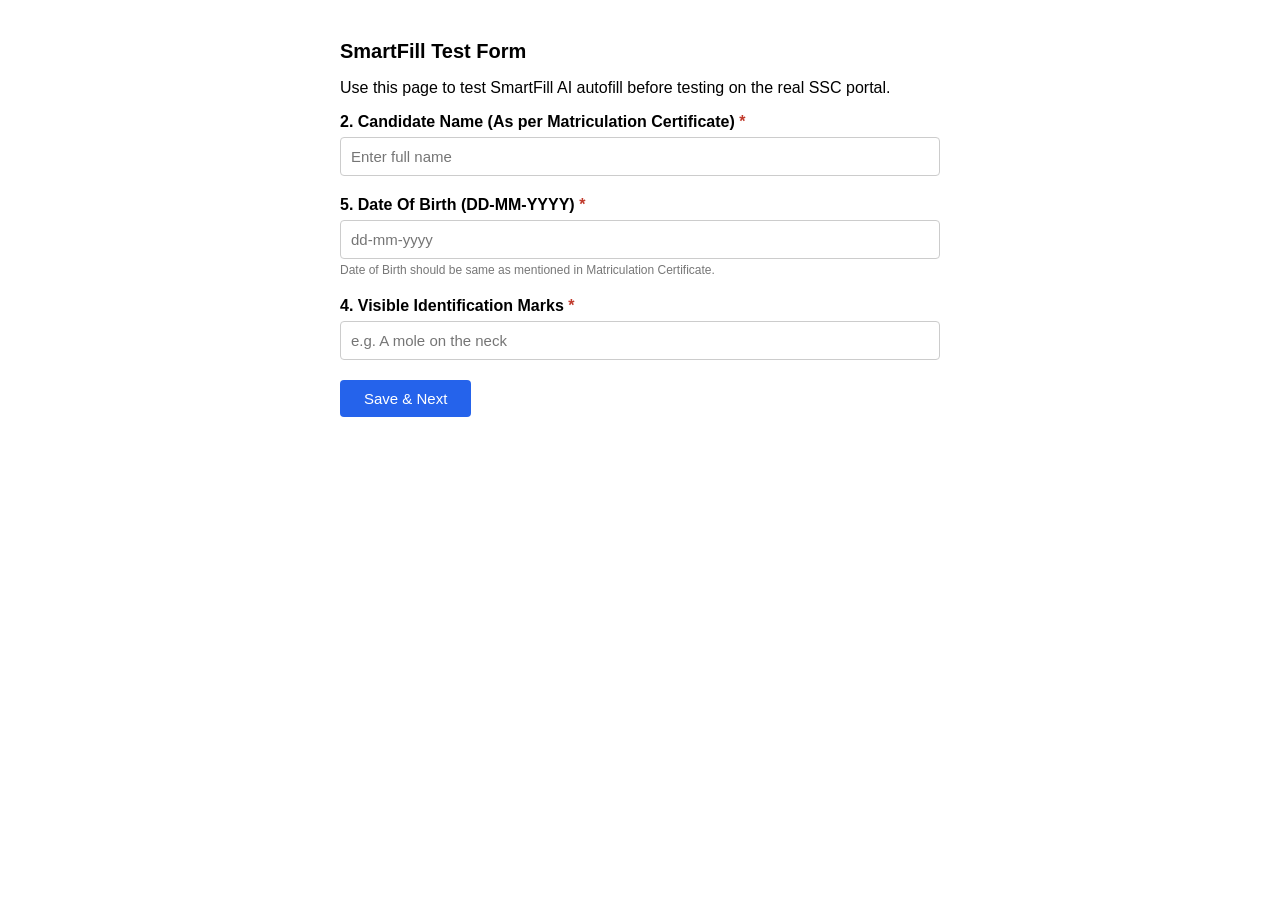
<file: smartfill_test_form.html>
<!DOCTYPE html>
<html lang="en">
<head>
<meta charset="UTF-8">
<title>SmartFill Test Form</title>
<style>
  body { font-family: -apple-system, Arial, sans-serif; max-width: 600px; margin: 40px auto; padding: 0 20px; }
  h1 { font-size: 20px; }
  .field { margin-bottom: 20px; }
  label { display: block; font-weight: 600; margin-bottom: 6px; }
  .required { color: #c0392b; }
  input[type="text"], input[type="date"] {
    width: 100%; padding: 10px; font-size: 15px;
    border: 1px solid #ccc; border-radius: 4px; box-sizing: border-box;
  }
  .hint { font-size: 12px; color: #777; margin-top: 4px; }
  button { padding: 10px 24px; font-size: 15px; background: #2563eb; color: #fff; border: none; border-radius: 4px; cursor: pointer; }
</style>
</head>
<body>

<h1>SmartFill Test Form</h1>
<p>Use this page to test SmartFill AI autofill before testing on the real SSC portal.</p>

<form>

  <div class="field">
    <label for="fullName">2. Candidate Name (As per Matriculation Certificate) <span class="required">*</span></label>
    <input type="text" id="fullName" name="fullName" placeholder="Enter full name">
  </div>

  <div class="field">
    <label for="dob">5. Date Of Birth (DD-MM-YYYY) <span class="required">*</span></label>
    <input type="text" id="dob" name="dob" placeholder="dd-mm-yyyy">
    <div class="hint">Date of Birth should be same as mentioned in Matriculation Certificate.</div>
  </div>

  <div class="field">
    <label for="idMarks">4. Visible Identification Marks <span class="required">*</span></label>
    <input type="text" id="idMarks" name="idMarks" placeholder="e.g. A mole on the neck">
  </div>

  <button type="button" onclick="alert('This is a test page — nothing is submitted.')">Save &amp; Next</button>

</form>

</body>
</html>
</file>
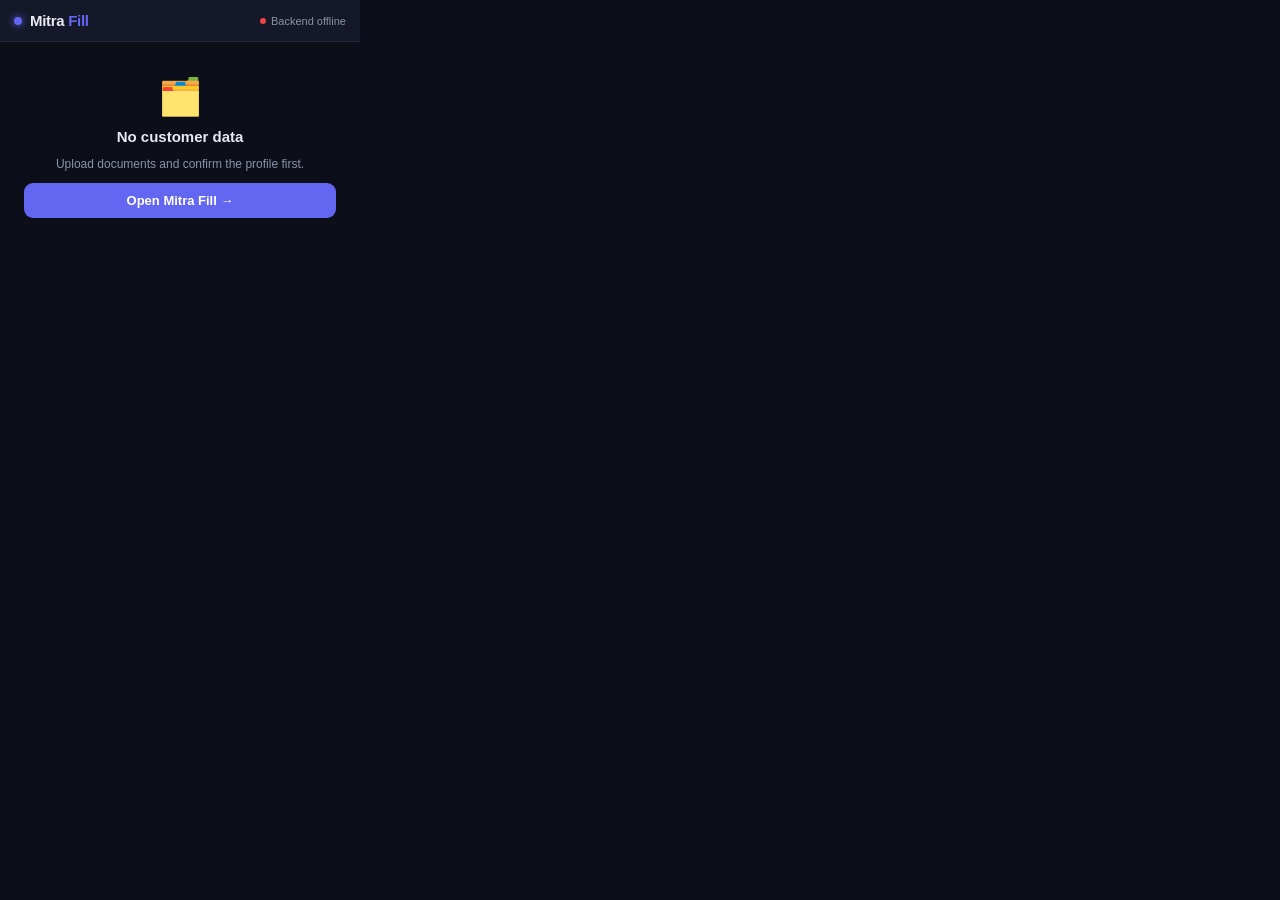
<file: chrome-extension/popup.html>
<!DOCTYPE html>
<html lang="en">
<head>
  <meta charset="UTF-8"/>
  <meta name="viewport" content="width=device-width, initial-scale=1.0"/>
  <title>Mitra Fill</title>
  <link rel="stylesheet" href="popup.css"/>
</head>
<body>
  <!-- Header -->
  <header class="header">
    <div class="brand">
      <div class="brand-dot"></div>
      <span class="brand-name">Mitra <em>Fill</em></span>
    </div>
    <div class="status-pill">
      <div class="status-dot" id="statusDot"></div>
      <span id="statusLabel">Checking…</span>
    </div>
  </header>

  <!-- Main screens (only one visible at a time) -->

  <!-- Screen 1: No profile loaded -->
  <div class="screen" id="screenEmpty">
    <div class="empty-state">
      <div class="empty-icon">🗂️</div>
      <div class="empty-title">No customer data</div>
      <div class="empty-sub">Upload documents and confirm the profile first.</div>
      <button class="btn-primary full-width" id="openAppBtn">Open Mitra Fill →</button>
    </div>
  </div>

  <!-- Screen 2: Profile ready — main autofill screen -->
  <div class="screen hidden" id="screenReady">
    <!-- Profile summary -->
    <div class="profile-card">
      <div class="profile-header">
        <div>
          <div class="profile-name" id="profileName">—</div>
          <div class="profile-meta" id="profileMeta">—</div>
        </div>
        <button class="btn-ghost btn-sm" id="clearProfileBtn" title="Clear profile">✕</button>
      </div>
      <div class="profile-fields" id="profileFields"></div>
      <div class="profile-assets hidden" id="profileAssets"></div>
    </div>

    <!-- Page status -->
    <div class="page-status" id="pageStatus">
      <div class="page-status-icon" id="pageStatusIcon">🔍</div>
      <div class="page-status-text" id="pageStatusText">Scanning page for form fields…</div>
    </div>

    <!-- Field mapping preview -->
    <div class="mapping-section hidden" id="mappingSection">
      <div class="section-title">Fields to fill</div>
      <div class="mapping-list" id="mappingList"></div>
    </div>

    <!-- No fields found -->
    <div class="no-fields hidden" id="noFieldsMsg">
      <div class="no-fields-icon">📋</div>
      <div>No form fields found on this page.</div>
      <div class="no-fields-sub">Navigate to an application form and try again.</div>
    </div>

    <!-- Error banner -->
    <div class="error-banner hidden" id="errorBanner"></div>

    <!-- Actions -->
    <div class="actions">
      <button class="btn-primary full-width" id="fillBtn" disabled>
        Fill Form
      </button>
      <button class="btn-ghost full-width" id="rescanBtn">
        Rescan Page
      </button>
    </div>

    <!-- Fill result -->
    <div class="fill-result hidden" id="fillResult"></div>
  </div>

  <script src="popup.js"></script>
</body>
</html>
</file>
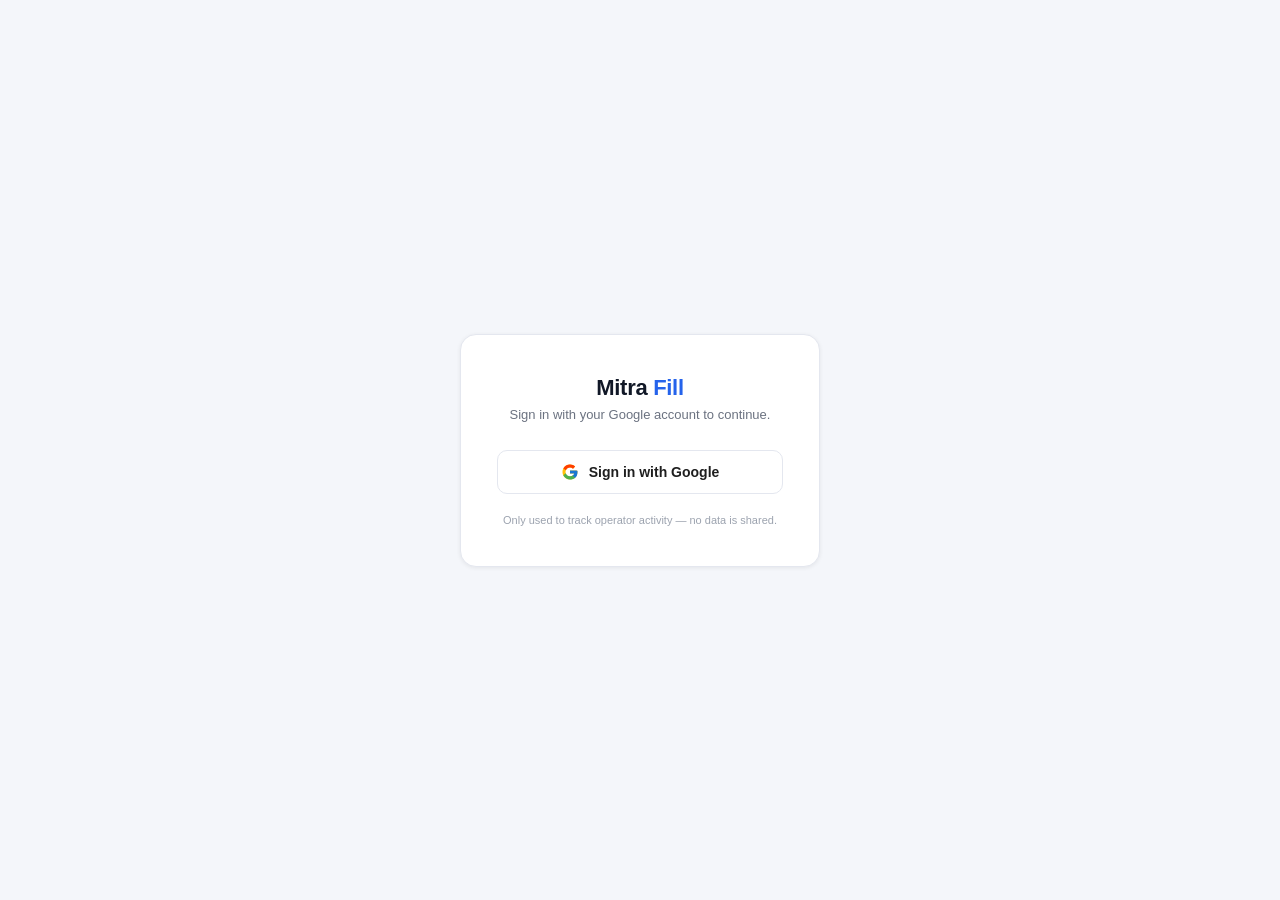
<file: frontend/login.html>
<!DOCTYPE html>
<html lang="en">
<head>
<meta charset="UTF-8"/>
<meta name="viewport" content="width=device-width, initial-scale=1.0"/>
<title>Sign in — Mitra Fill</title>
<style>
  *,*::before,*::after{box-sizing:border-box;margin:0;padding:0;}
  body{
    font-family:-apple-system,BlinkMacSystemFont,"Segoe UI",Roboto,sans-serif;
    background:#f4f6fa; color:#111827;
    min-height:100vh; display:flex; align-items:center; justify-content:center;
  }
  .card{
    background:#fff; border:1px solid #e4e7ef;
    border-radius:16px; padding:40px 36px; width:360px; text-align:center;
    box-shadow:0 1px 4px rgba(0,0,0,0.07);
  }
  .brand{ font-size:22px; font-weight:800; margin-bottom:6px; letter-spacing:-0.3px; }
  .brand em{ font-style:normal; color:#2563eb; }
  .sub{ font-size:13px; color:#6b7280; margin-bottom:28px; }
  .g-btn{
    display:flex; align-items:center; justify-content:center; gap:10px;
    width:100%; padding:12px; background:#fff; color:#1f1f1f;
    border:1px solid #e4e7ef; border-radius:10px; font-size:14px; font-weight:600;
    text-decoration:none; cursor:pointer; transition:background .15s;
  }
  .g-btn:hover{ background:#eef1f8; }
  .g-icon{ width:18px; height:18px; }
  .foot{ margin-top:20px; font-size:11px; color:#9ca3af; }
  .error{ background:#fef2f2; border:1px solid #fecaca;
    color:#dc2626; font-size:12px; padding:10px 12px; border-radius:8px; margin-bottom:18px; }
</style>
</head>
<body>
  <div class="card">
    <div class="brand">Mitra <em>Fill</em></div>
    <div class="sub">Sign in with your Google account to continue.</div>
    <a class="g-btn" href="/auth/login">
      <svg class="g-icon" viewBox="0 0 48 48">
        <path fill="#FFC107" d="M43.6 20.5H42V20H24v8h11.3c-1.6 4.7-6.1 8-11.3 8-6.6 0-12-5.4-12-12s5.4-12 12-12c3.1 0 5.9 1.2 8 3.1l5.7-5.7C34.9 6.1 29.7 4 24 4 12.9 4 4 12.9 4 24s8.9 20 20 20 20-8.9 20-20c0-1.3-.1-2.6-.4-3.5z"/>
        <path fill="#FF3D00" d="M6.3 14.7l6.6 4.8C14.7 15.1 18.9 12 24 12c3.1 0 5.9 1.2 8 3.1l5.7-5.7C34.9 6.1 29.7 4 24 4 16.3 4 9.7 8.3 6.3 14.7z"/>
        <path fill="#4CAF50" d="M24 44c5.6 0 10.7-2.1 14.5-5.6l-6.7-5.7C29.7 34.5 27 35.5 24 35.5c-5.2 0-9.6-3.3-11.3-8l-6.6 5.1C9.6 39.6 16.3 44 24 44z"/>
        <path fill="#1976D2" d="M43.6 20.5H42V20H24v8h11.3c-.8 2.3-2.2 4.3-4.1 5.7l6.7 5.7C41.8 36.5 44 30.7 44 24c0-1.3-.1-2.6-.4-3.5z"/>
      </svg>
      Sign in with Google
    </a>
    <div class="foot">Only used to track operator activity — no data is shared.</div>
  </div>
</body>
</html>
</file>
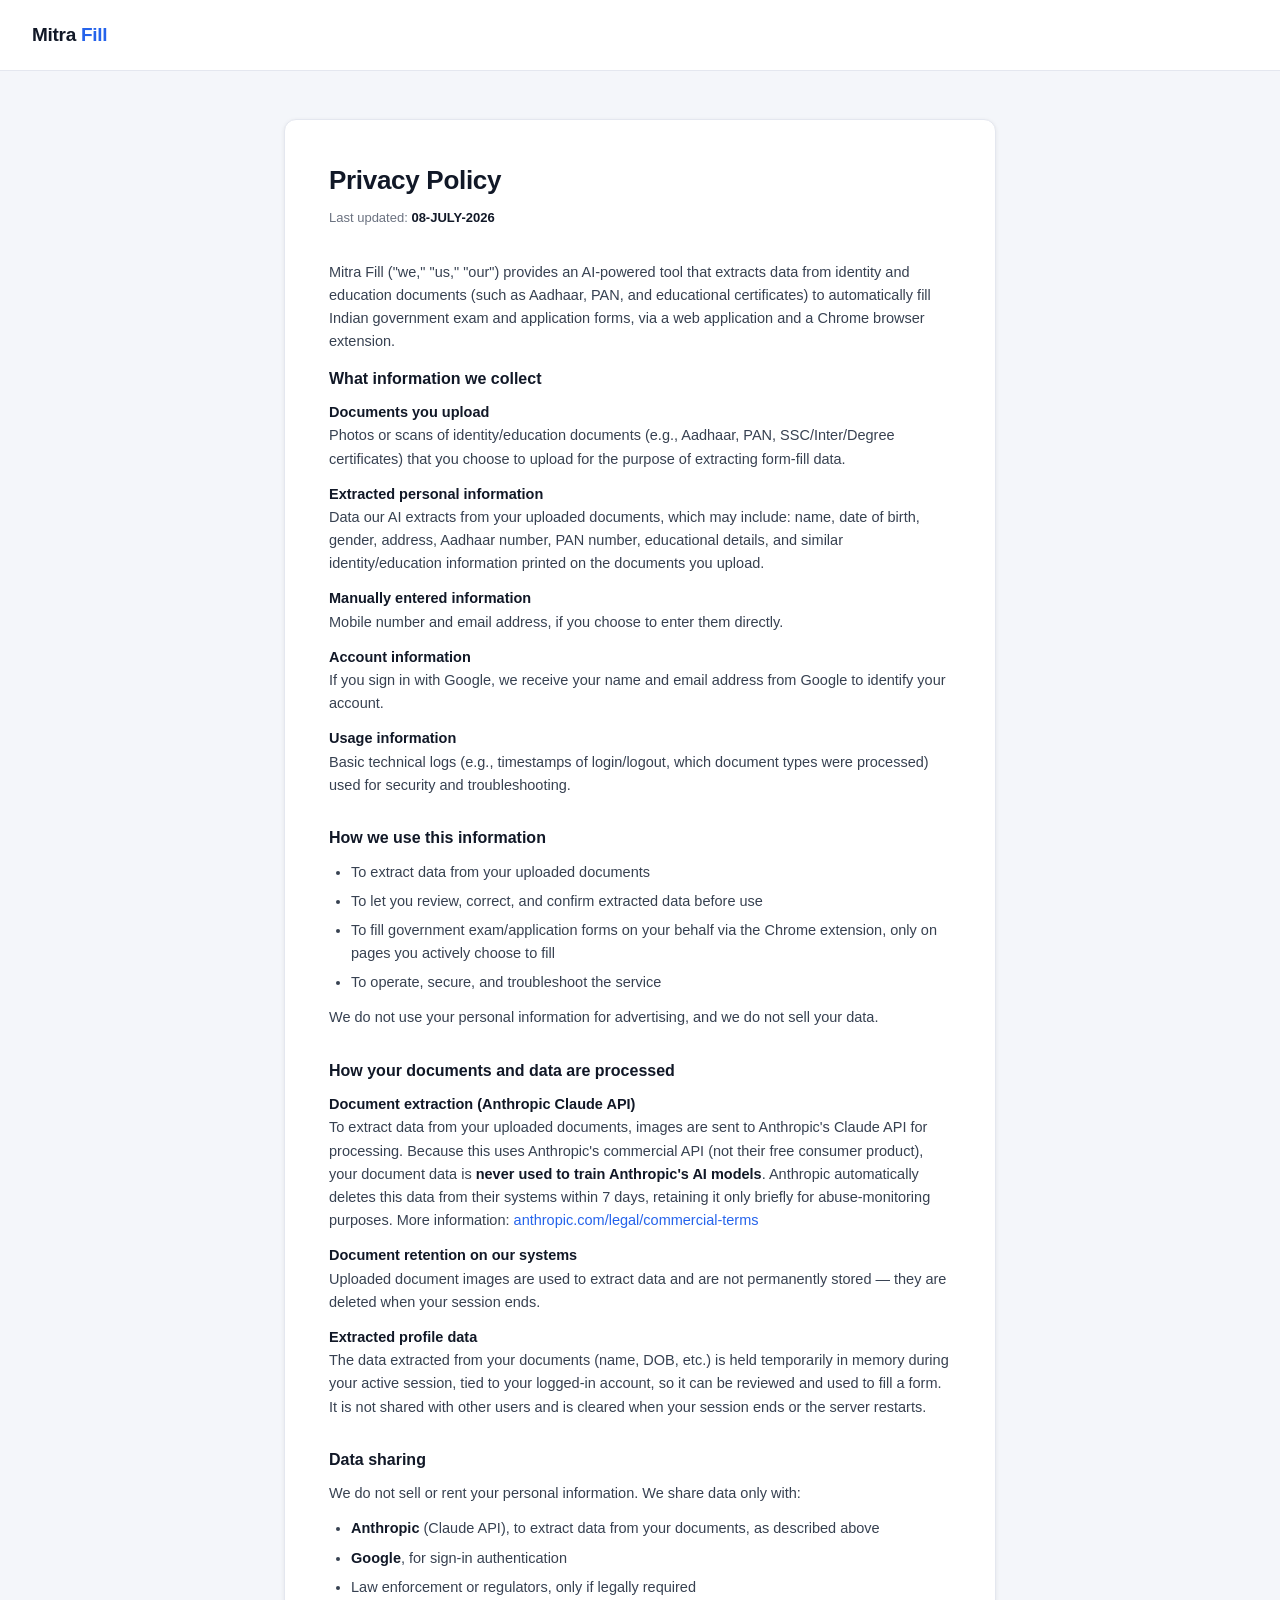
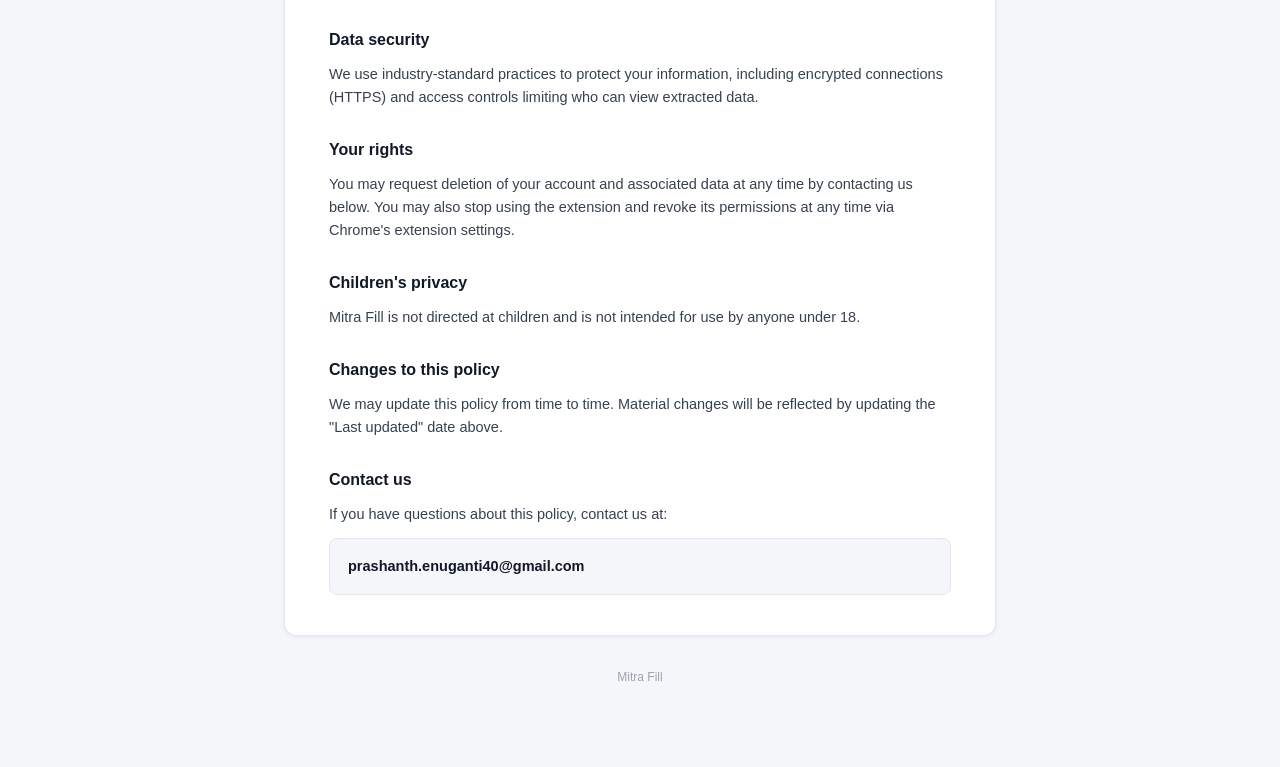
<file: frontend/privacy.html>
<!DOCTYPE html>
<html lang="en">
<head>
<meta charset="UTF-8"/>
<meta name="viewport" content="width=device-width, initial-scale=1.0"/>
<title>Privacy Policy — Mitra Fill</title>
<style>
  *,*::before,*::after{box-sizing:border-box;margin:0;padding:0;}
  body{
    font-family:-apple-system,BlinkMacSystemFont,"Segoe UI",Roboto,sans-serif;
    background:#f4f6fa; color:#111827; line-height:1.6;
  }
  .header{
    background:#fff; border-bottom:1px solid #e4e7ef; padding:20px 32px;
  }
  .brand{ font-size:19px; font-weight:800; letter-spacing:-0.3px; }
  .brand em{ font-style:normal; color:#2563eb; }
  .wrap{ max-width:760px; margin:0 auto; padding:48px 24px 80px; }
  .card{
    background:#fff; border:1px solid #e4e7ef; border-radius:12px;
    padding:40px 44px; box-shadow:0 1px 4px rgba(0,0,0,0.07);
  }
  h1{ font-size:26px; font-weight:800; margin-bottom:6px; letter-spacing:-0.3px; }
  .updated{ font-size:13px; color:#6b7280; margin-bottom:32px; }
  h2{ font-size:16px; font-weight:700; margin:28px 0 10px; color:#111827; }
  h2:first-of-type{ margin-top:0; }
  p, li{ font-size:14.5px; color:#374151; }
  p{ margin-bottom:12px; }
  ul{ margin:0 0 12px 22px; }
  li{ margin-bottom:6px; }
  a{ color:#2563eb; text-decoration:none; }
  a:hover{ text-decoration:underline; }
  strong{ color:#111827; }
  .contact-box{
    background:#f4f6fa; border:1px solid #e4e7ef; border-radius:8px;
    padding:16px 18px; margin-top:8px; font-size:14.5px;
  }
  .footer{ text-align:center; font-size:12px; color:#9ca3af; margin-top:32px; }
</style>
</head>
<body>
  <div class="header">
    <div class="brand">Mitra <em>Fill</em></div>
  </div>

  <div class="wrap">
    <div class="card">
      <h1>Privacy Policy</h1>
      <div class="updated">Last updated: <strong id="lastUpdated">08-JULY-2026</strong></div>

      <p>Mitra Fill ("we," "us," "our") provides an AI-powered tool that
      extracts data from identity and education documents (such as
      Aadhaar, PAN, and educational certificates) to automatically fill
      Indian government exam and application forms, via a web application
      and a Chrome browser extension.</p>

      <h2>What information we collect</h2>
      <p><strong>Documents you upload</strong><br>
      Photos or scans of identity/education documents (e.g., Aadhaar,
      PAN, SSC/Inter/Degree certificates) that you choose to upload for
      the purpose of extracting form-fill data.</p>

      <p><strong>Extracted personal information</strong><br>
      Data our AI extracts from your uploaded documents, which may
      include: name, date of birth, gender, address, Aadhaar number, PAN
      number, educational details, and similar identity/education
      information printed on the documents you upload.</p>

      <p><strong>Manually entered information</strong><br>
      Mobile number and email address, if you choose to enter them
      directly.</p>

      <p><strong>Account information</strong><br>
      If you sign in with Google, we receive your name and email address
      from Google to identify your account.</p>

      <p><strong>Usage information</strong><br>
      Basic technical logs (e.g., timestamps of login/logout, which
      document types were processed) used for security and
      troubleshooting.</p>

      <h2>How we use this information</h2>
      <ul>
        <li>To extract data from your uploaded documents</li>
        <li>To let you review, correct, and confirm extracted data before use</li>
        <li>To fill government exam/application forms on your behalf via the Chrome extension, only on pages you actively choose to fill</li>
        <li>To operate, secure, and troubleshoot the service</li>
      </ul>
      <p>We do not use your personal information for advertising, and we
      do not sell your data.</p>

      <h2>How your documents and data are processed</h2>
      <p><strong>Document extraction (Anthropic Claude API)</strong><br>
      To extract data from your uploaded documents, images are sent to
      Anthropic's Claude API for processing. Because this uses
      Anthropic's commercial API (not their free consumer product), your
      document data is <strong>never used to train Anthropic's AI
      models</strong>. Anthropic automatically deletes this data from
      their systems within 7 days, retaining it only briefly for
      abuse-monitoring purposes. More information:
      <a href="https://www.anthropic.com/legal/commercial-terms" target="_blank" rel="noopener">anthropic.com/legal/commercial-terms</a></p>

      <p><strong>Document retention on our systems</strong><br>
      Uploaded document images are used to extract data and are not
      permanently stored — they are deleted when your session ends.</p>

      <p><strong>Extracted profile data</strong><br>
      The data extracted from your documents (name, DOB, etc.) is held
      temporarily in memory during your active session, tied to your
      logged-in account, so it can be reviewed and used to fill a form.
      It is not shared with other users and is cleared when your session
      ends or the server restarts.</p>

      <h2>Data sharing</h2>
      <p>We do not sell or rent your personal information. We share data
      only with:</p>
      <ul>
        <li><strong>Anthropic</strong> (Claude API), to extract data from your documents, as described above</li>
        <li><strong>Google</strong>, for sign-in authentication</li>
        <li>Law enforcement or regulators, only if legally required</li>
      </ul>

      <h2>Data security</h2>
      <p>We use industry-standard practices to protect your information,
      including encrypted connections (HTTPS) and access controls
      limiting who can view extracted data.</p>

      <h2>Your rights</h2>
      <p>You may request deletion of your account and associated data at
      any time by contacting us below. You may also stop using the
      extension and revoke its permissions at any time via Chrome's
      extension settings.</p>

      <h2>Children's privacy</h2>
      <p>Mitra Fill is not directed at children and is not intended for
      use by anyone under 18.</p>

      <h2>Changes to this policy</h2>
      <p>We may update this policy from time to time. Material changes
      will be reflected by updating the "Last updated" date above.</p>

      <h2>Contact us</h2>
      <p>If you have questions about this policy, contact us at:</p>
      <div class="contact-box">
        <strong id="contactEmail">prashanth.enuganti40@gmail.com</strong>
      </div>
    </div>

    <div class="footer">Mitra Fill</div>
  </div>
</body>
</html>
</file>
<file: chrome-extension/popup.css>
*, *::before, *::after { box-sizing: border-box; margin: 0; padding: 0; }
:root {
  --bg: #0c0f1a; --surface: #141828; --elevated: #1b2035;
  --hover: #212640; --border: rgba(255,255,255,0.07);
  --accent: #6366f1; --accent-dim: #4f52c9;
  --green: #22c55e; --green-dim: rgba(34,197,94,0.12);
  --amber: #f59e0b; --amber-dim: rgba(245,158,11,0.12);
  --red: #ef4444; --red-dim: rgba(239,68,68,0.12);
  --text: #e8eaf0; --text-2: #8b92a8; --text-3: #4a5170;
  font-family: -apple-system, BlinkMacSystemFont, "Segoe UI", Roboto, sans-serif;
  font-size: 13px; color: var(--text); background: var(--bg);
}
body { width: 360px; min-height: 200px; max-height: 560px; overflow-y: auto; }

/* Header */
.header { display:flex; align-items:center; justify-content:space-between;
  padding: 12px 14px; background: var(--surface);
  border-bottom: 1px solid var(--border); }
.brand { display:flex; align-items:center; gap:8px; }
.brand-dot { width:8px; height:8px; border-radius:50%; background:var(--accent); box-shadow:0 0 8px var(--accent); }
.brand-name { font-size:15px; font-weight:700; letter-spacing:-0.3px; }
.brand-name em { font-style:normal; color:var(--accent); }
.status-pill { display:flex; align-items:center; gap:5px; font-size:11px; color:var(--text-2); }
.status-dot { width:6px; height:6px; border-radius:50%; background:var(--text-3); }
.status-dot.online { background:var(--green); box-shadow:0 0 5px var(--green); }
.status-dot.offline { background:var(--red); }

/* Screens */
.screen { padding:14px; }
.hidden { display:none !important; }

/* Empty state */
.empty-state { text-align:center; padding:20px 10px; display:flex; flex-direction:column; gap:10px; align-items:center; }
.empty-icon { font-size:36px; }
.empty-title { font-size:15px; font-weight:600; }
.empty-sub { font-size:12px; color:var(--text-2); line-height:1.5; }

/* Profile card */
.profile-card { background:var(--surface); border:1px solid var(--border);
  border-radius:10px; padding:12px; margin-bottom:12px; }
.profile-header { display:flex; align-items:flex-start; justify-content:space-between; margin-bottom:10px; }
.profile-name { font-size:15px; font-weight:700; }
.profile-meta { font-size:11px; color:var(--text-2); margin-top:2px; }
.profile-fields { display:flex; flex-wrap:wrap; gap:5px; }
.field-pill { font-size:10px; padding:2px 7px; background:var(--elevated);
  border:1px solid var(--border); border-radius:12px; color:var(--text-2); }
.field-pill.id { border-color:rgba(99,102,241,0.3); color:var(--accent); }

.profile-assets { display:flex; gap:8px; margin-top:8px; }
.asset-thumb-chip { display:flex; align-items:center; gap:6px; padding:4px 8px;
  background:var(--elevated); border:1px solid var(--border); border-radius:8px; }
.asset-thumb-chip img { width:22px; height:22px; border-radius:4px; object-fit:cover;
  border:1px solid var(--border); }
.asset-thumb-chip span { font-size:10px; color:var(--text-2); font-weight:600; }

/* Page status */
.page-status { display:flex; align-items:center; gap:8px;
  padding:10px 12px; background:var(--elevated); border-radius:8px;
  font-size:12px; color:var(--text-2); margin-bottom:12px; }
.page-status-icon { font-size:16px; }

/* Mapping */
.section-title { font-size:11px; font-weight:600; letter-spacing:0.6px;
  text-transform:uppercase; color:var(--text-3); margin-bottom:8px; }
.mapping-list { display:flex; flex-direction:column; gap:4px; margin-bottom:12px; }
.mapping-row { display:grid; grid-template-columns:1fr 18px 1fr;
  align-items:center; gap:6px; padding:7px 10px;
  background:var(--surface); border:1px solid var(--border);
  border-radius:7px; font-size:11px; }
.mapping-row.matched { border-color:rgba(34,197,94,0.25); }
.mapping-row.unmatched { opacity:0.5; }
.map-from { color:var(--text-2); white-space:nowrap; overflow:hidden; text-overflow:ellipsis; }
.map-arrow { color:var(--text-3); text-align:center; }
.map-to { font-weight:600; white-space:nowrap; overflow:hidden; text-overflow:ellipsis; }
.map-to.matched { color:var(--green); }
.map-to.unmatched { color:var(--text-3); }

/* No fields */
.no-fields { text-align:center; padding:16px; color:var(--text-2);
  font-size:12px; display:flex; flex-direction:column; gap:6px; align-items:center; }
.no-fields-icon { font-size:28px; }
.no-fields-sub { font-size:11px; color:var(--text-3); }

/* Error */
.error-banner { padding:10px 12px; border-radius:8px;
  background:var(--red-dim); border:1px solid rgba(239,68,68,0.25);
  color:#fca5a5; font-size:12px; margin-bottom:12px; }

/* Actions */
.actions { display:flex; flex-direction:column; gap:6px; margin-bottom:10px; }
.btn-primary { padding:10px; background:var(--accent); border:none;
  border-radius:9px; color:#fff; font-size:13px; font-weight:600;
  cursor:pointer; transition:background 0.15s; }
.btn-primary:hover:not(:disabled) { background:var(--accent-dim); }
.btn-primary:disabled { opacity:0.35; cursor:not-allowed; }
.btn-ghost { padding:8px; background:var(--elevated);
  border:1px solid var(--border); border-radius:9px;
  color:var(--text-2); font-size:12px; cursor:pointer; transition:all 0.15s; }
.btn-ghost:hover { background:var(--hover); color:var(--text); }
.btn-sm { padding:4px 8px; font-size:11px; border-radius:6px; }
.full-width { width:100%; }

/* Fill result */
.fill-result { padding:10px 12px; border-radius:8px; font-size:12px;
  background:var(--green-dim); border:1px solid rgba(34,197,94,0.25); color:var(--green); }
</file>
